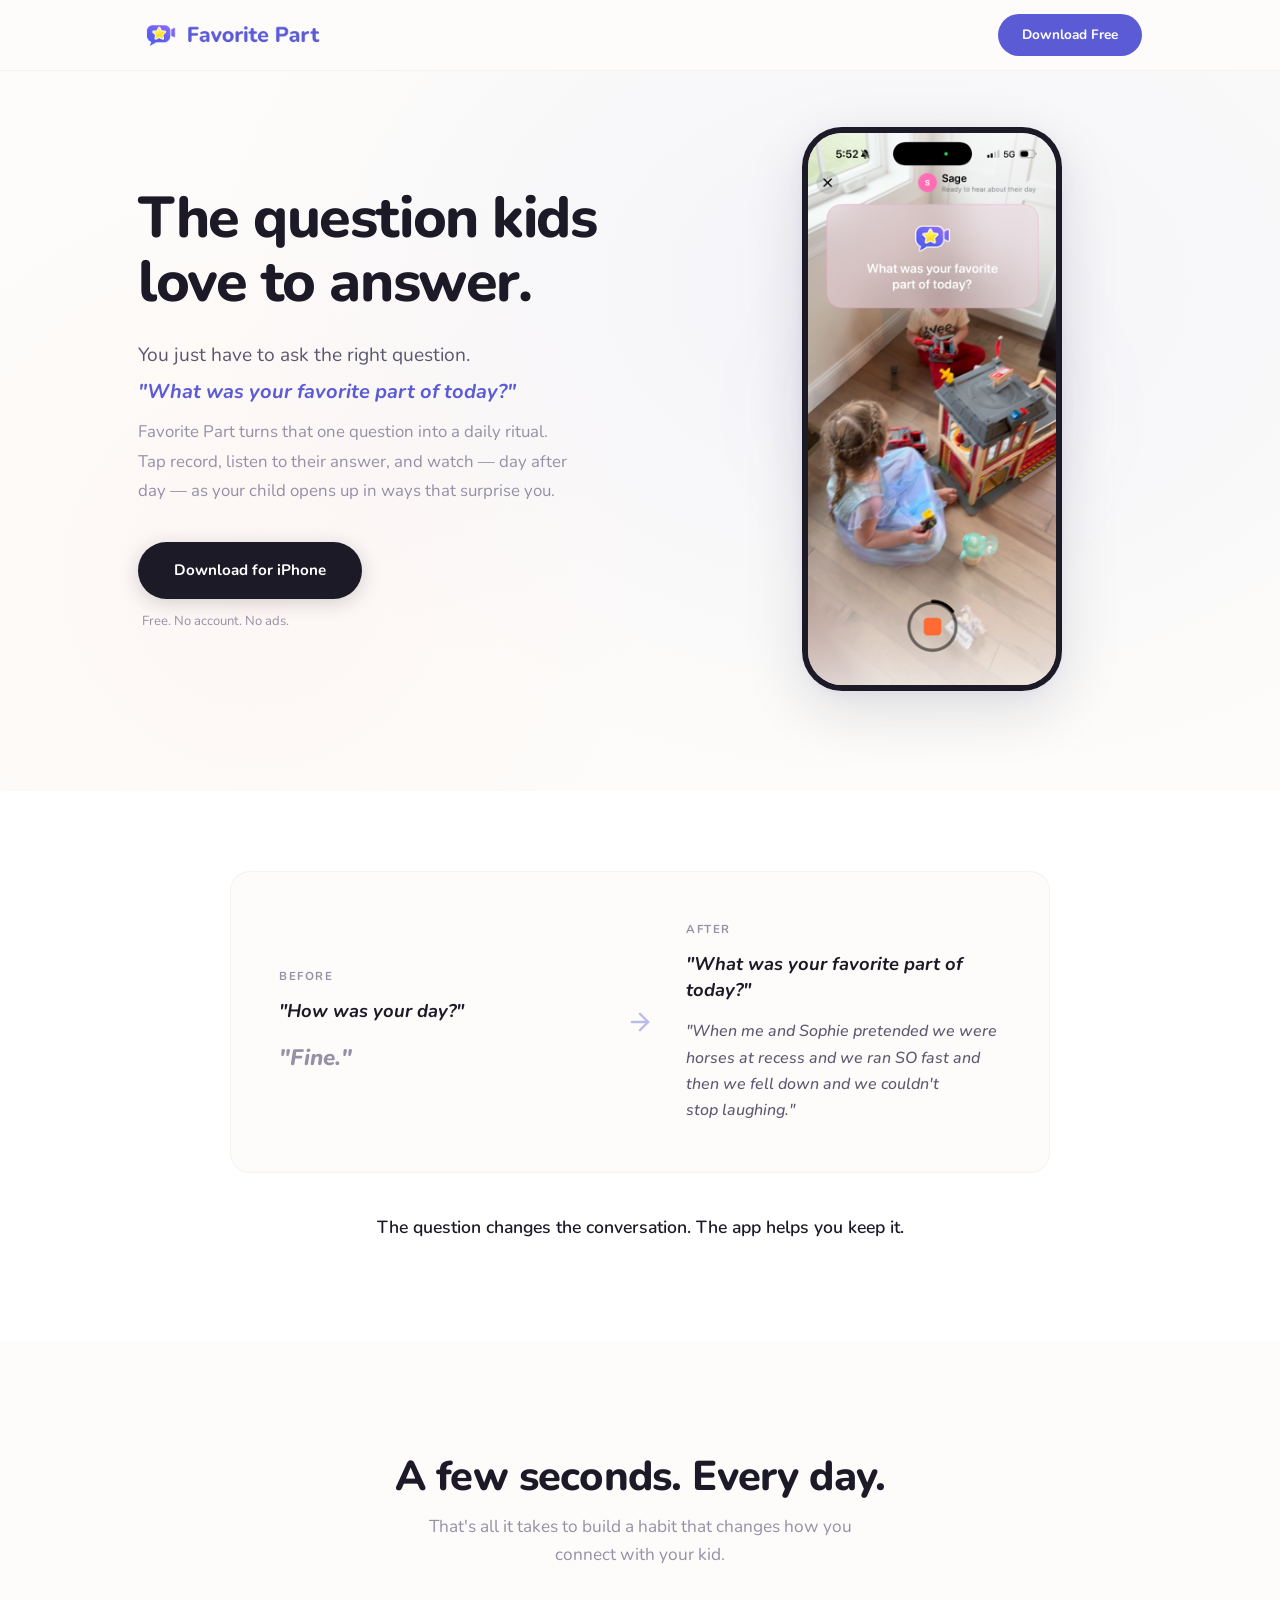
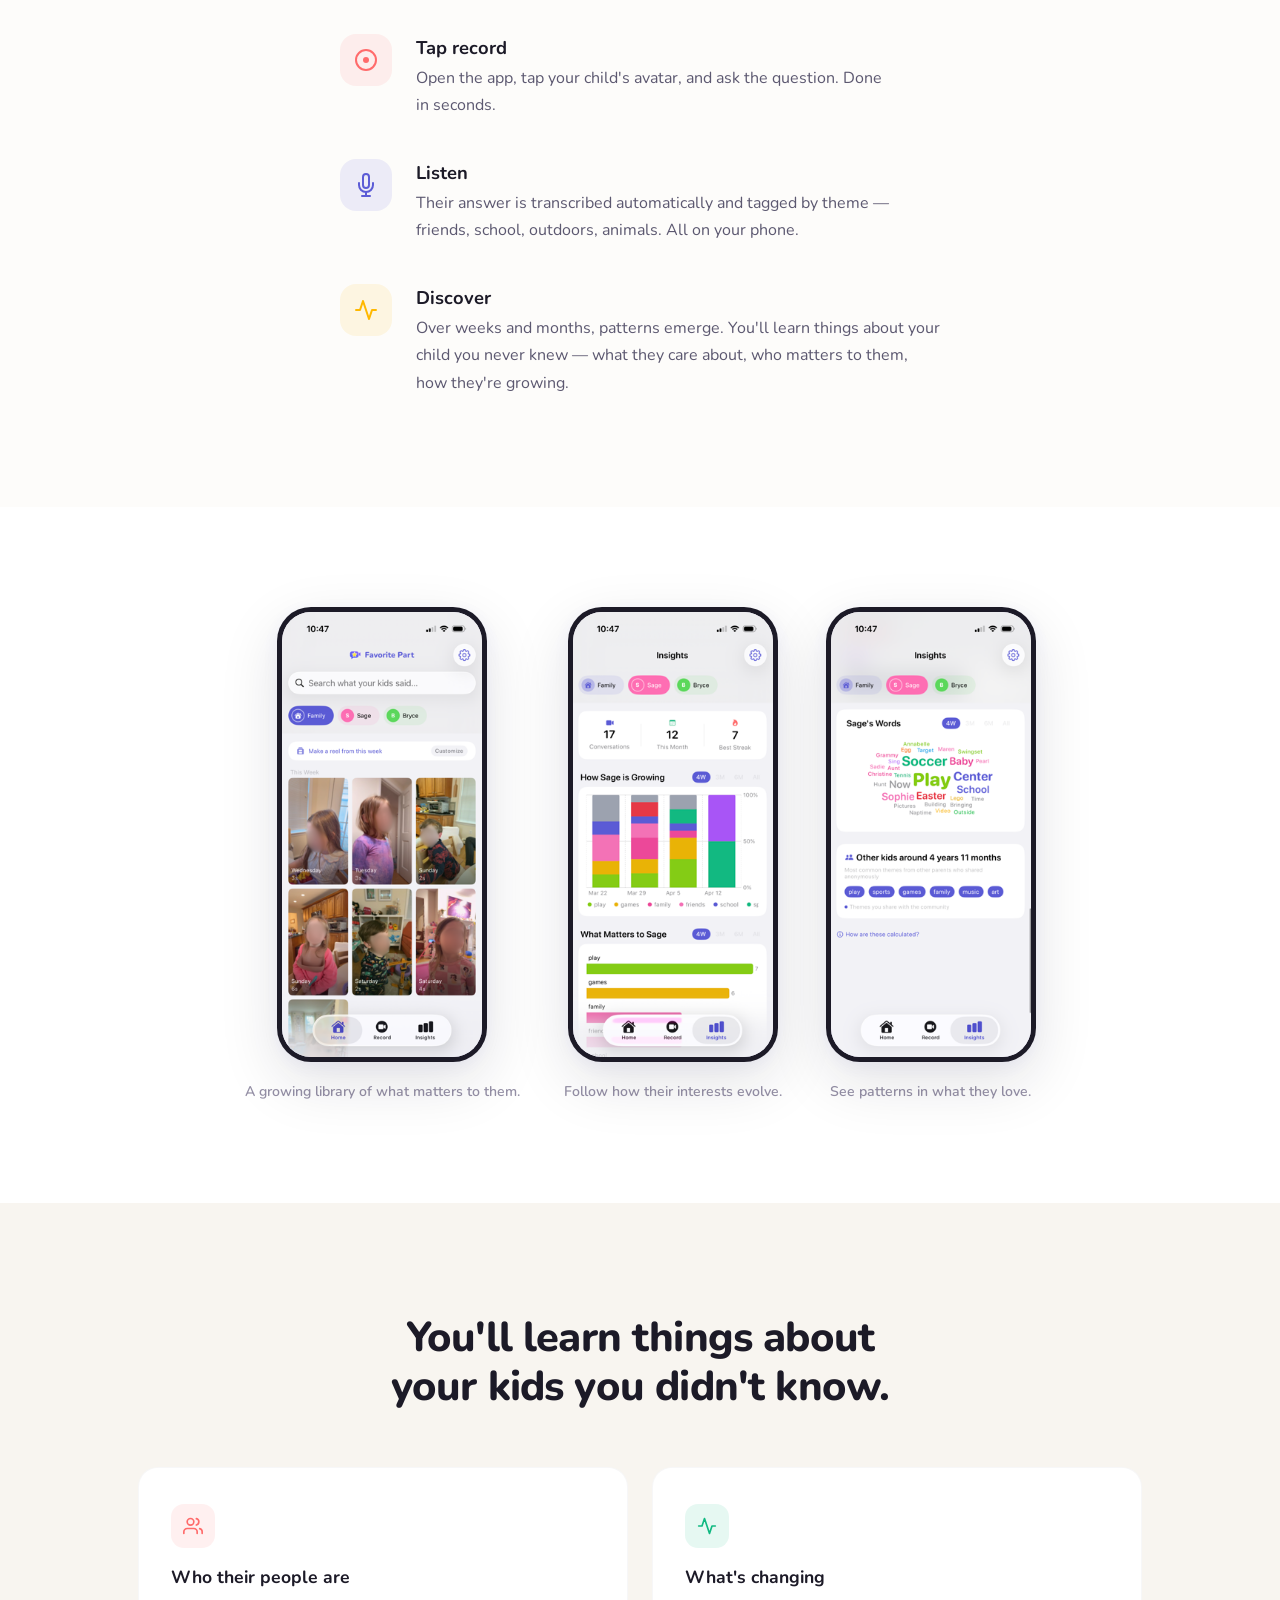
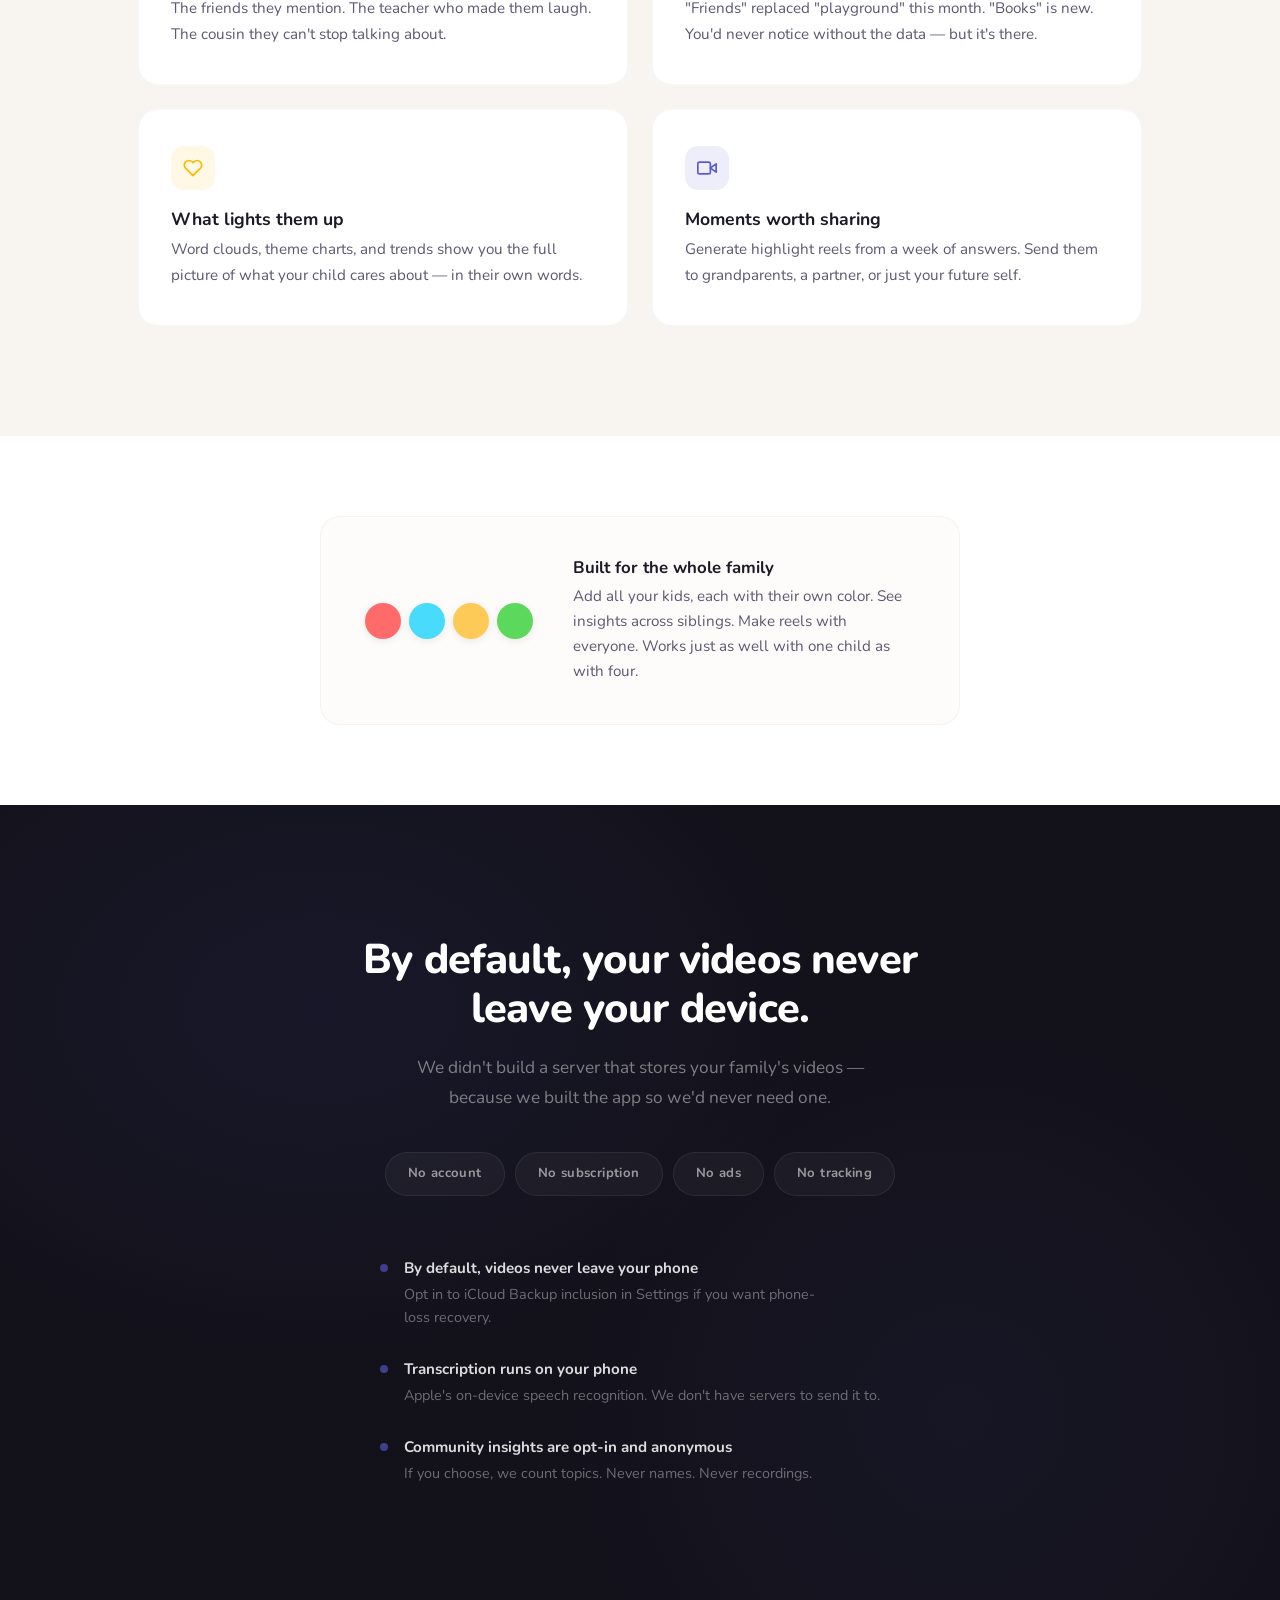
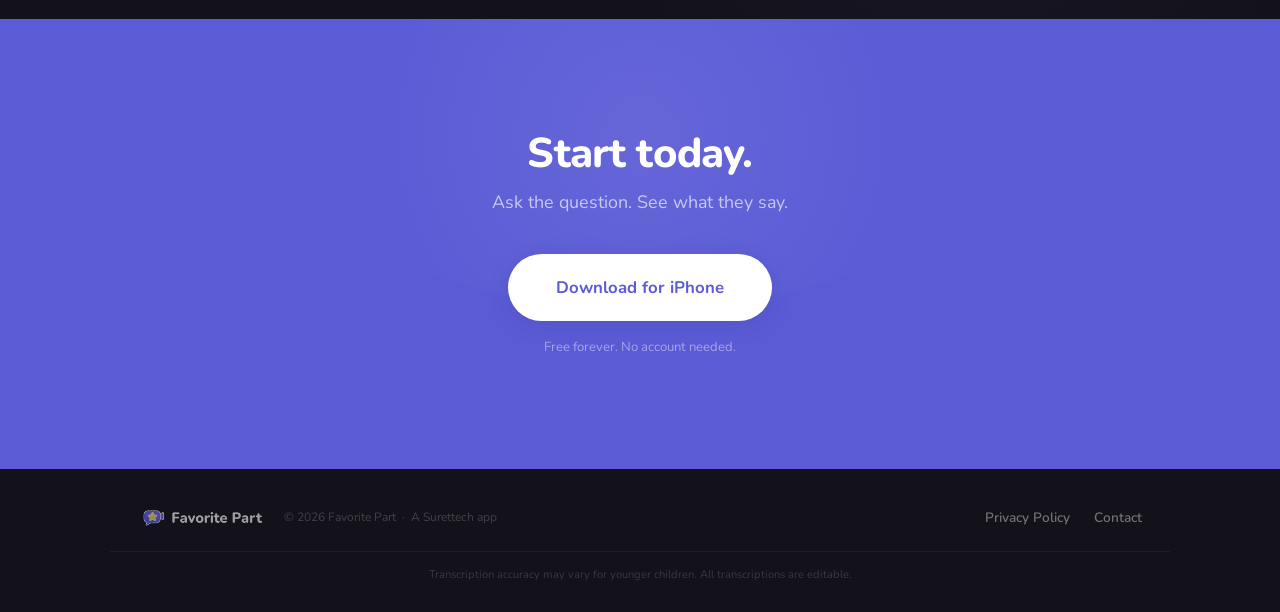
<file: index.html>
<!DOCTYPE html>
<html lang="en">
<head>
    <meta charset="UTF-8" />
    <meta name="viewport" content="width=device-width, initial-scale=1.0" />

    <!-- SEO -->
    <title>Favorite Part — The question kids love to answer.</title>
    <meta name="description" content="Favorite Part is a daily question app that sparks real conversations between parents and kids. Record their answer, see what matters to them, and build a reflection habit that lasts a lifetime." />
    <meta name="keywords" content="daily reflection app for kids, meaningful conversations with kids, kids daily question app, what was your favorite part of today, children reflection habit, family bonding app" />
    <link rel="canonical" href="https://yourfavoritepart.com" />

    <!-- Open Graph -->
    <meta property="og:title" content="Favorite Part — The question kids love to answer." />
    <meta property="og:description" content="One simple question that sparks real conversation between you and your child. Every day." />
    <meta property="og:url" content="https://yourfavoritepart.com" />
    <meta property="og:type" content="website" />

    <link rel="apple-touch-icon" sizes="180x180" href="assets/apple-touch-icon.png" />
    <link rel="icon" type="image/png" sizes="32x32" href="assets/favicon-32x32.png" />
    <link rel="icon" type="image/png" sizes="16x16" href="assets/favicon-16x16.png" />
    <link rel="manifest" href="assets/site.webmanifest" />

    <!-- Fonts — rounded sans to match the app's SF Pro Rounded feel -->
    <link rel="preconnect" href="https://fonts.googleapis.com" />
    <link rel="preconnect" href="https://fonts.gstatic.com" crossorigin />
    <link href="https://fonts.googleapis.com/css2?family=Nunito:ital,wght@0,400;0,500;0,600;0,700;0,800;1,400;1,600&display=swap" rel="stylesheet" />

    <link rel="stylesheet" href="style.css" />
</head>
<body>

    <!-- ===================== NAV ===================== -->
    <nav>
        <div class="nav-inner">
            <a href="/" class="nav-logo">
                <img src="assets/wordmark-indigo.png" alt="Favorite Part" class="nav-wordmark" />
            </a>
            <a href="https://apps.apple.com/us/app/favorite-part/id6762156647" target="_blank" rel="noopener" class="btn btn-nav">Download Free</a>
        </div>
    </nav>

    <!-- ===================== HERO ===================== -->
    <section class="hero">
        <div class="hero-bg"></div>
        <div class="container hero-grid">
            <div class="hero-text reveal">
                <h1>The question kids love to&nbsp;answer.</h1>
                <p class="hero-sub">
                    You just have to ask the right question.<br />
                    <span class="hero-question">"What was your favorite part of&nbsp;today?"</span>
                </p>
                <p class="hero-body">
                    Favorite Part turns that one question into a daily ritual.
                    Tap record, listen to their answer, and watch &mdash; day after day &mdash;
                    as your child opens up in ways that surprise&nbsp;you.
                </p>
                <div class="hero-cta">
                    <a href="https://apps.apple.com/us/app/favorite-part/id6762156647" target="_blank" rel="noopener" class="btn btn-primary">Download for iPhone</a>
                    <span class="hero-note">Free. No account. No&nbsp;ads.</span>
                </div>
            </div>
            <div class="hero-device reveal reveal-delay-1">
                <div class="phone-frame">
                    <div class="phone-screen">
                        <img src="assets/fp-1.png" alt="Favorite Part recording screen" />
                    </div>
                </div>
                <div class="hero-glow"></div>
            </div>
        </div>
    </section>

    <!-- ===================== THE SHIFT ===================== -->
    <section class="shift">
        <div class="container">
            <div class="shift-card reveal">
                <div class="shift-before">
                    <p class="shift-label">Before</p>
                    <p class="shift-quote">"How was your day?"</p>
                    <p class="shift-answer">"Fine."</p>
                </div>
                <div class="shift-arrow">
                    <svg viewBox="0 0 24 24" fill="none" stroke="currentColor" stroke-width="2" stroke-linecap="round" stroke-linejoin="round"><path d="M5 12h14"/><path d="M12 5l7 7-7 7"/></svg>
                </div>
                <div class="shift-after">
                    <p class="shift-label">After</p>
                    <p class="shift-quote">"What was your favorite part of today?"</p>
                    <p class="shift-answer">"When me and Sophie pretended we were horses at recess and we ran SO fast and then we fell down and we couldn't stop&nbsp;laughing."</p>
                </div>
            </div>
            <p class="shift-caption reveal">The question changes the conversation. The app helps you keep&nbsp;it.</p>
        </div>
    </section>

    <!-- ===================== HOW IT WORKS ===================== -->
    <section class="how-it-works">
        <div class="container">
            <div class="section-header reveal">
                <h2>A few seconds. Every&nbsp;day.</h2>
                <p class="section-sub">That's all it takes to build a habit that changes how you connect with your&nbsp;kid.</p>
            </div>
            <div class="steps">
                <div class="step reveal">
                    <div class="step-icon" style="--accent: var(--coral)">
                        <svg viewBox="0 0 24 24" fill="none" stroke="currentColor" stroke-width="2" stroke-linecap="round" stroke-linejoin="round"><circle cx="12" cy="12" r="10"/><circle cx="12" cy="12" r="3" fill="currentColor" stroke="none"/></svg>
                    </div>
                    <div class="step-text">
                        <h3>Tap record</h3>
                        <p>Open the app, tap your child's avatar, and ask the question. Done in&nbsp;seconds.</p>
                    </div>
                </div>
                <div class="step reveal reveal-delay-1">
                    <div class="step-icon" style="--accent: var(--primary)">
                        <svg viewBox="0 0 24 24" fill="none" stroke="currentColor" stroke-width="2" stroke-linecap="round" stroke-linejoin="round"><path d="M12 1a3 3 0 0 0-3 3v8a3 3 0 0 0 6 0V4a3 3 0 0 0-3-3z"/><path d="M19 10v2a7 7 0 0 1-14 0v-2"/><line x1="12" y1="19" x2="12" y2="23"/><line x1="8" y1="23" x2="16" y2="23"/></svg>
                    </div>
                    <div class="step-text">
                        <h3>Listen</h3>
                        <p>Their answer is transcribed automatically and tagged by theme &mdash; friends, school, outdoors, animals. All on your&nbsp;phone.</p>
                    </div>
                </div>
                <div class="step reveal reveal-delay-2">
                    <div class="step-icon" style="--accent: var(--gold)">
                        <svg viewBox="0 0 24 24" fill="none" stroke="currentColor" stroke-width="2" stroke-linecap="round" stroke-linejoin="round"><polyline points="22 12 18 12 15 21 9 3 6 12 2 12"/></svg>
                    </div>
                    <div class="step-text">
                        <h3>Discover</h3>
                        <p>Over weeks and months, patterns emerge. You'll learn things about your child you never knew &mdash; what they care about, who matters to them, how they're&nbsp;growing.</p>
                    </div>
                </div>
            </div>
        </div>
    </section>

    <!-- ===================== SCREENSHOTS ===================== -->
    <section class="screenshots">
        <div class="container">
            <div class="screenshot-row">
                <div class="screenshot-card reveal">
                    <div class="phone-frame phone-sm">
                        <div class="phone-screen">
                            <img src="assets/fp-2-v2.png" alt="A growing library of what matters to them" />
                        </div>
                    </div>
                    <p class="screenshot-label">A growing library of what matters to&nbsp;them.</p>
                </div>
                <div class="screenshot-card reveal reveal-delay-1">
                    <div class="phone-frame phone-sm">
                        <div class="phone-screen">
                            <img src="assets/fp-3.png" alt="Follow how their interests evolve" />
                        </div>
                    </div>
                    <p class="screenshot-label">Follow how their interests&nbsp;evolve.</p>
                </div>
                <div class="screenshot-card reveal reveal-delay-2">
                    <div class="phone-frame phone-sm">
                        <div class="phone-screen">
                            <img src="assets/fp-4.png" alt="See patterns in what they love" />
                        </div>
                    </div>
                    <p class="screenshot-label">See patterns in what they&nbsp;love.</p>
                </div>
            </div>
        </div>
    </section>

    <!-- ===================== WHAT YOU'LL LEARN ===================== -->
    <section class="learn">
        <div class="container">
            <div class="section-header reveal">
                <h2>You'll learn things about your kids you didn't&nbsp;know.</h2>
            </div>
            <div class="learn-grid">
                <div class="learn-card reveal">
                    <div class="learn-icon" style="--accent: var(--coral)">
                        <svg viewBox="0 0 24 24" fill="none" stroke="currentColor" stroke-width="2" stroke-linecap="round" stroke-linejoin="round"><path d="M17 21v-2a4 4 0 0 0-4-4H5a4 4 0 0 0-4 4v2"/><circle cx="9" cy="7" r="4"/><path d="M23 21v-2a4 4 0 0 0-3-3.87"/><path d="M16 3.13a4 4 0 0 1 0 7.75"/></svg>
                    </div>
                    <h3>Who their people are</h3>
                    <p>The friends they mention. The teacher who made them laugh. The cousin they can't stop talking&nbsp;about.</p>
                </div>
                <div class="learn-card reveal reveal-delay-1">
                    <div class="learn-icon" style="--accent: var(--teal)">
                        <svg viewBox="0 0 24 24" fill="none" stroke="currentColor" stroke-width="2" stroke-linecap="round" stroke-linejoin="round"><polyline points="22 12 18 12 15 21 9 3 6 12 2 12"/></svg>
                    </div>
                    <h3>What's changing</h3>
                    <p>"Friends" replaced "playground" this month. "Books" is new. You'd never notice without the data &mdash; but it's&nbsp;there.</p>
                </div>
                <div class="learn-card reveal">
                    <div class="learn-icon" style="--accent: var(--gold)">
                        <svg viewBox="0 0 24 24" fill="none" stroke="currentColor" stroke-width="2" stroke-linecap="round" stroke-linejoin="round"><path d="M20.84 4.61a5.5 5.5 0 0 0-7.78 0L12 5.67l-1.06-1.06a5.5 5.5 0 0 0-7.78 7.78l1.06 1.06L12 21.23l7.78-7.78 1.06-1.06a5.5 5.5 0 0 0 0-7.78z"/></svg>
                    </div>
                    <h3>What lights them up</h3>
                    <p>Word clouds, theme charts, and trends show you the full picture of what your child cares about &mdash; in their own&nbsp;words.</p>
                </div>
                <div class="learn-card reveal reveal-delay-1">
                    <div class="learn-icon" style="--accent: var(--primary)">
                        <svg viewBox="0 0 24 24" fill="none" stroke="currentColor" stroke-width="2" stroke-linecap="round" stroke-linejoin="round"><polygon points="23 7 16 12 23 17 23 7"/><rect x="1" y="5" width="15" height="14" rx="2" ry="2"/></svg>
                    </div>
                    <h3>Moments worth sharing</h3>
                    <p>Generate highlight reels from a week of answers. Send them to grandparents, a partner, or just your future&nbsp;self.</p>
                </div>
            </div>
        </div>
    </section>

    <!-- ===================== FAMILY ===================== -->
    <section class="family">
        <div class="container family-row reveal">
            <div class="family-dots">
                <div class="dot" style="background: #FF6B6B"></div>
                <div class="dot" style="background: #48DBFB"></div>
                <div class="dot" style="background: #FECA57"></div>
                <div class="dot" style="background: #5CD85C"></div>
            </div>
            <div class="family-text">
                <h3>Built for the whole family</h3>
                <p>Add all your kids, each with their own color. See insights across siblings. Make reels with everyone. Works just as well with one child as with&nbsp;four.</p>
            </div>
        </div>
    </section>

    <!-- ===================== PRIVACY ===================== -->
    <section class="privacy">
        <div class="privacy-bg"></div>
        <div class="container privacy-content">
            <div class="privacy-header reveal">
                <h2>By default, your videos never leave your&nbsp;device.</h2>
                <p class="privacy-sub">We didn't build a server that stores your family's videos &mdash; because we built the app so we'd never need&nbsp;one.</p>
            </div>

            <div class="privacy-pills reveal">
                <span class="pill">No account</span>
                <span class="pill">No subscription</span>
                <span class="pill">No ads</span>
                <span class="pill">No tracking</span>
            </div>

            <div class="privacy-details">
                <div class="privacy-detail reveal">
                    <div class="detail-dot"></div>
                    <div>
                        <strong>By default, videos never leave your phone</strong>
                        <p>Opt in to iCloud Backup inclusion in Settings if you want phone-loss&nbsp;recovery.</p>
                    </div>
                </div>
                <div class="privacy-detail reveal reveal-delay-1">
                    <div class="detail-dot"></div>
                    <div>
                        <strong>Transcription runs on your phone</strong>
                        <p>Apple's on-device speech recognition. We don't have servers to send it&nbsp;to.</p>
                    </div>
                </div>
                <div class="privacy-detail reveal reveal-delay-2">
                    <div class="detail-dot"></div>
                    <div>
                        <strong>Community insights are opt-in and anonymous</strong>
                        <p>If you choose, we count topics. Never names. Never&nbsp;recordings.</p>
                    </div>
                </div>
            </div>
        </div>
    </section>

    <!-- ===================== DOWNLOAD ===================== -->
    <section class="download" id="download">
        <div class="container reveal">
            <h2>Start today.</h2>
            <p>Ask the question. See what they&nbsp;say.</p>
            <a href="https://apps.apple.com/us/app/favorite-part/id6762156647" target="_blank" rel="noopener" class="btn btn-primary btn-lg">Download for iPhone</a>
            <span class="download-note">Free forever. No account needed.</span>
        </div>
    </section>

    <!-- ===================== FOOTER ===================== -->
    <footer>
        <div class="container footer-inner">
            <div class="footer-brand">
                <img src="assets/wordmark-light.png" alt="Favorite Part" class="footer-wordmark" />
                <span class="footer-copy">&copy; 2026 Favorite Part &nbsp;·&nbsp; A <a href="https://surettech.com" style="color: inherit; text-decoration: none;">Surettech</a> app</span>
            </div>
            <div class="footer-links">
                <a href="privacy.html">Privacy Policy</a>
                <a href="mailto:hello@yourfavoritepart.com">Contact</a>
            </div>
        </div>
        <div class="container">
            <p class="footer-fine">Transcription accuracy may vary for younger children. All transcriptions are&nbsp;editable.</p>
        </div>
    </footer>

    <!-- ===================== SCROLL REVEAL ===================== -->
    <script>
        document.addEventListener('DOMContentLoaded', () => {
            const reveals = document.querySelectorAll('.reveal');
            const observer = new IntersectionObserver((entries) => {
                entries.forEach(entry => {
                    if (entry.isIntersecting) {
                        entry.target.classList.add('revealed');
                        observer.unobserve(entry.target);
                    }
                });
            }, { threshold: 0.12, rootMargin: '0px 0px -30px 0px' });
            reveals.forEach(el => observer.observe(el));
        });
    </script>

</body>
</html>
</file>
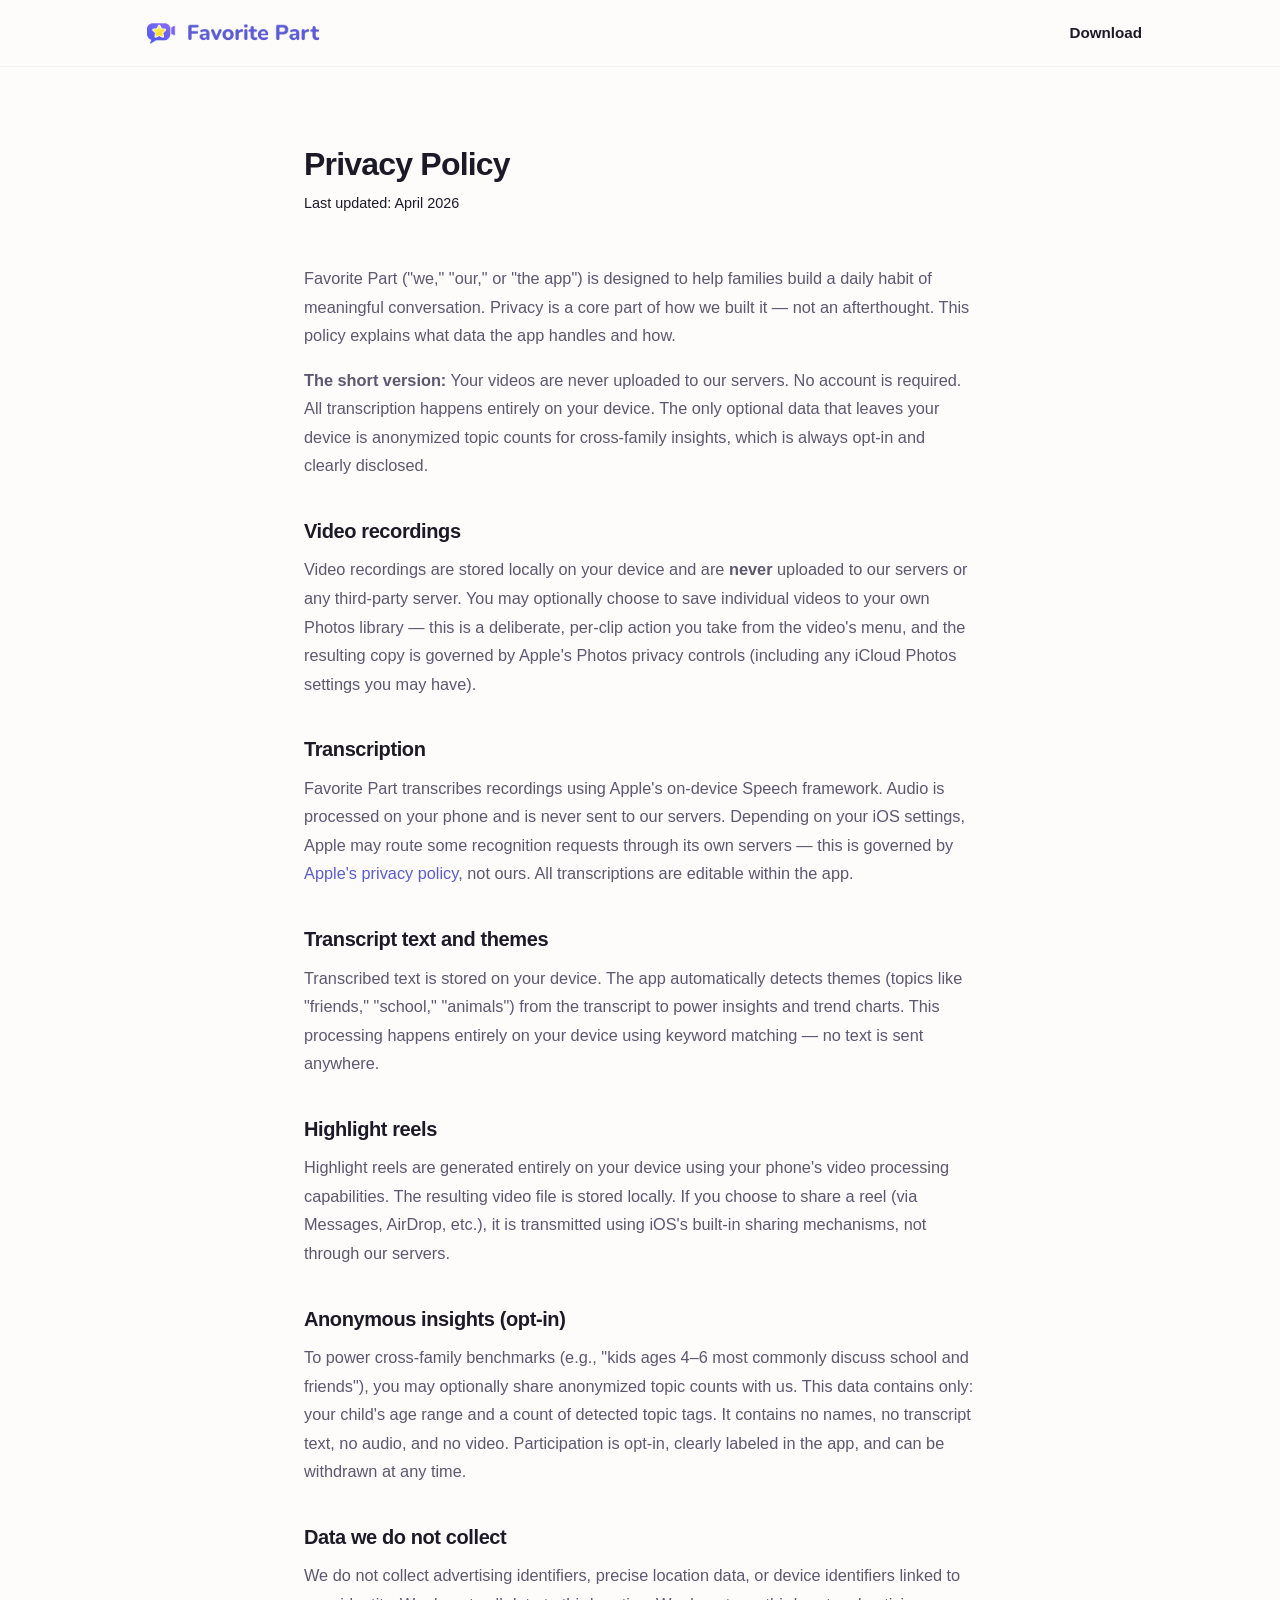
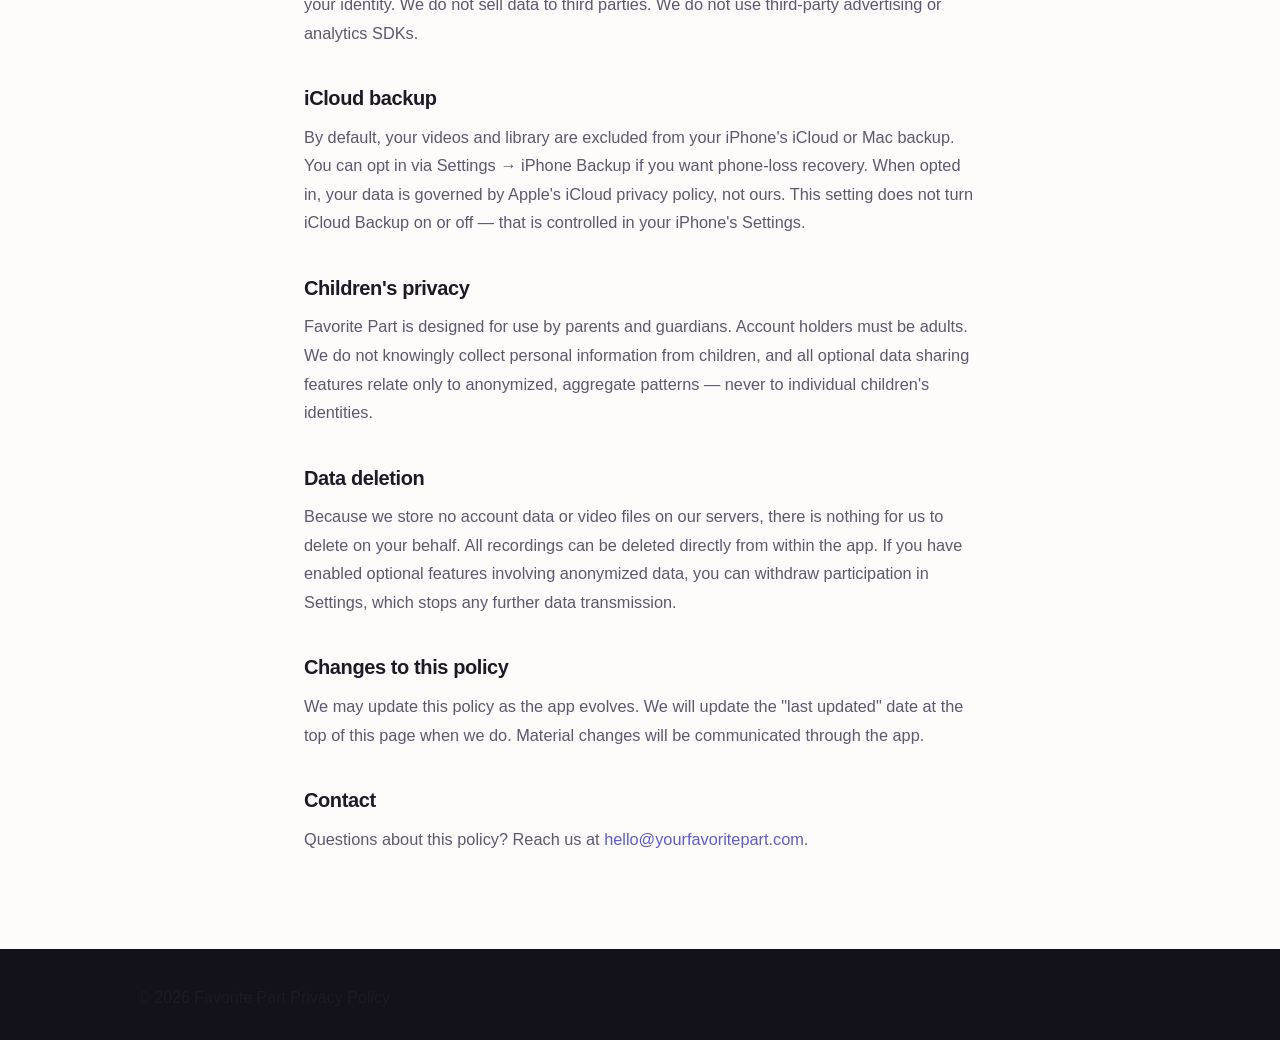
<file: privacy.html>
<!DOCTYPE html>
<html lang="en">
<head>
    <meta charset="UTF-8" />
    <meta name="viewport" content="width=device-width, initial-scale=1.0" />
    <title>Privacy Policy — Favorite Part</title>
    <meta name="robots" content="noindex" />
    <link rel="apple-touch-icon" sizes="180x180" href="assets/apple-touch-icon.png" />
    <link rel="icon" type="image/png" sizes="32x32" href="assets/favicon-32x32.png" />
    <link rel="icon" type="image/png" sizes="16x16" href="assets/favicon-16x16.png" />
    <link rel="manifest" href="assets/site.webmanifest" />
    <link rel="stylesheet" href="style.css" />
    <style>
        .privacy-page { max-width: 720px; margin: 0 auto; padding: 80px 24px; }
        .privacy-page h1 { font-size: 2rem; margin-bottom: 8px; }
        .privacy-page .updated { color: var(--text-secondary); font-size: 0.9rem; margin-bottom: 48px; }
        .privacy-page h2 { font-size: 1.25rem; margin: 40px 0 12px; }
        .privacy-page p { margin-bottom: 16px; line-height: 1.75; }
        .privacy-page a { color: var(--primary); }
    </style>
</head>
<body>

    <nav>
        <div class="nav-inner">
            <a href="/">
                <img src="assets/wordmark-indigo.png" alt="Favorite Part" class="nav-wordmark" />
            </a>
            <a href="#download" class="btn btn-small">Download</a>
        </div>
    </nav>

    <div class="privacy-page">
        <h1>Privacy Policy</h1>
        <p class="updated">Last updated: April 2026</p>

        <p>Favorite Part ("we," "our," or "the app") is designed to help families build a daily habit of meaningful conversation. Privacy is a core part of how we built it — not an afterthought. This policy explains what data the app handles and how.</p>

        <p><strong>The short version:</strong> Your videos are never uploaded to our servers. No account is required. All transcription happens entirely on your device. The only optional data that leaves your device is anonymized topic counts for cross-family insights, which is always opt-in and clearly disclosed.</p>

        <h2>Video recordings</h2>
        <p>Video recordings are stored locally on your device and are <strong>never</strong> uploaded to our servers or any third-party server. You may optionally choose to save individual videos to your own Photos library — this is a deliberate, per-clip action you take from the video's menu, and the resulting copy is governed by Apple's Photos privacy controls (including any iCloud Photos settings you may have).</p>

        <h2>Transcription</h2>
        <p>Favorite Part transcribes recordings using Apple's on-device Speech framework. Audio is processed on your phone and is never sent to our servers. Depending on your iOS settings, Apple may route some recognition requests through its own servers — this is governed by <a href="https://www.apple.com/legal/privacy/" target="_blank" rel="noopener">Apple's privacy policy</a>, not ours. All transcriptions are editable within the app.</p>

        <h2>Transcript text and themes</h2>
        <p>Transcribed text is stored on your device. The app automatically detects themes (topics like "friends," "school," "animals") from the transcript to power insights and trend charts. This processing happens entirely on your device using keyword matching — no text is sent anywhere.</p>

        <h2>Highlight reels</h2>
        <p>Highlight reels are generated entirely on your device using your phone's video processing capabilities. The resulting video file is stored locally. If you choose to share a reel (via Messages, AirDrop, etc.), it is transmitted using iOS's built-in sharing mechanisms, not through our servers.</p>

        <h2>Anonymous insights (opt-in)</h2>
        <p>To power cross-family benchmarks (e.g., "kids ages 4–6 most commonly discuss school and friends"), you may optionally share anonymized topic counts with us. This data contains only: your child's age range and a count of detected topic tags. It contains no names, no transcript text, no audio, and no video. Participation is opt-in, clearly labeled in the app, and can be withdrawn at any time.</p>

        <h2>Data we do not collect</h2>
        <p>We do not collect advertising identifiers, precise location data, or device identifiers linked to your identity. We do not sell data to third parties. We do not use third-party advertising or analytics SDKs.</p>

        <h2>iCloud backup</h2>
        <p>By default, your videos and library are excluded from your iPhone's iCloud or Mac backup. You can opt in via Settings → iPhone Backup if you want phone-loss recovery. When opted in, your data is governed by Apple's iCloud privacy policy, not ours. This setting does not turn iCloud Backup on or off — that is controlled in your iPhone's Settings.</p>

        <h2>Children's privacy</h2>
        <p>Favorite Part is designed for use by parents and guardians. Account holders must be adults. We do not knowingly collect personal information from children, and all optional data sharing features relate only to anonymized, aggregate patterns — never to individual children's identities.</p>

        <h2>Data deletion</h2>
        <p>Because we store no account data or video files on our servers, there is nothing for us to delete on your behalf. All recordings can be deleted directly from within the app. If you have enabled optional features involving anonymized data, you can withdraw participation in Settings, which stops any further data transmission.</p>

        <h2>Changes to this policy</h2>
        <p>We may update this policy as the app evolves. We will update the "last updated" date at the top of this page when we do. Material changes will be communicated through the app.</p>

        <h2>Contact</h2>
        <p>Questions about this policy? Reach us at <a href="mailto:hello@yourfavoritepart.com">hello@yourfavoritepart.com</a>.</p>
    </div>

    <footer>
        <div class="container">
            <span>© 2026 Favorite Part</span>
            <a href="privacy.html">Privacy Policy</a>
        </div>
    </footer>

</body>
</html>
</file>
<file: style.css>
/* =============================================
   FAVORITE PART — Marketing Site
   Aesthetic: Warm, rounded, playful-but-premium
   Matches the app's SF Pro Rounded / indigo / cream feel
   ============================================= */

:root {
    --primary:       #5B5BD6;
    --primary-soft:  rgba(91, 91, 214, 0.07);
    --primary-glow:  rgba(91, 91, 214, 0.12);
    --coral:         #FF6B6B;
    --teal:          #10B981;
    --gold:          #FFB800;
    --action:        #FF6B35;

    --cream:         #FDFCFA;
    --cream-warm:    #F8F5F0;
    --white:         #FFFFFF;
    --ink:           #1C1A27;
    --ink-soft:      #5C5870;
    --ink-muted:     #9590A6;
    --dark:          #13121B;
    --dark-card:     rgba(255, 255, 255, 0.04);
    --dark-border:   rgba(255, 255, 255, 0.07);

    --font:          'Nunito', -apple-system, BlinkMacSystemFont, 'SF Pro Rounded', sans-serif;
    --radius:        20px;
    --radius-sm:     12px;
    --radius-pill:   100px;
    --shadow-soft:   0 2px 24px rgba(28, 26, 39, 0.05);
    --shadow-phone:  0 20px 60px rgba(28, 26, 39, 0.12),
                     0 4px 16px rgba(91, 91, 214, 0.06);
}

/* --- Reset --- */
*, *::before, *::after { box-sizing: border-box; margin: 0; padding: 0; }
html { scroll-behavior: smooth; }
body {
    font-family: var(--font);
    background: var(--cream);
    color: var(--ink);
    line-height: 1.65;
    -webkit-font-smoothing: antialiased;
    overflow-x: hidden;
}
img { max-width: 100%; display: block; }
a { color: inherit; text-decoration: none; }

/* --- Layout --- */
.container { max-width: 1060px; margin: 0 auto; padding: 0 28px; }
section { padding: 110px 0; }

/* --- Typography --- */
h1 {
    font-size: clamp(2.4rem, 5.5vw, 3.6rem);
    font-weight: 800;
    line-height: 1.12;
    letter-spacing: -0.025em;
}

h2 {
    font-size: clamp(1.8rem, 4vw, 2.6rem);
    font-weight: 800;
    line-height: 1.18;
    letter-spacing: -0.02em;
}

h3 {
    font-size: 1.1rem;
    font-weight: 700;
    line-height: 1.35;
    margin-bottom: 6px;
}

p { color: var(--ink-soft); font-size: 1.02rem; }

.section-header { text-align: center; margin-bottom: 64px; }
.section-header h2 { margin-bottom: 12px; }
.section-sub { font-size: 1.08rem; color: var(--ink-muted); max-width: 480px; margin: 0 auto; }

/* --- Buttons --- */
.btn {
    display: inline-flex;
    align-items: center;
    justify-content: center;
    border-radius: var(--radius-pill);
    font-family: var(--font);
    font-weight: 700;
    font-size: 0.95rem;
    cursor: pointer;
    transition: all 0.25s cubic-bezier(0.25, 0.46, 0.45, 0.94);
    border: none;
}

.btn-primary {
    background: var(--ink);
    color: var(--white);
    padding: 16px 36px;
    box-shadow: 0 4px 20px rgba(28, 26, 39, 0.18);
}
.btn-primary:hover { transform: translateY(-2px); box-shadow: 0 8px 32px rgba(28, 26, 39, 0.22); }
.btn-primary:active { transform: translateY(0); }

.btn-lg { padding: 20px 48px; font-size: 1.05rem; }

.btn-nav {
    background: var(--primary);
    color: var(--white);
    padding: 10px 24px;
    font-size: 0.85rem;
    border-radius: var(--radius-pill);
}
.btn-nav:hover { opacity: 0.9; transform: translateY(-1px); }

/* --- Nav --- */
nav {
    position: sticky;
    top: 0;
    z-index: 100;
    background: rgba(253, 252, 250, 0.9);
    backdrop-filter: blur(20px);
    -webkit-backdrop-filter: blur(20px);
    border-bottom: 1px solid rgba(28, 26, 39, 0.04);
}

.nav-inner {
    max-width: 1060px;
    margin: 0 auto;
    padding: 14px 28px;
    display: flex;
    align-items: center;
    justify-content: space-between;
}

.nav-wordmark { height: 38px; width: auto; }

/* =============================================
   HERO
   ============================================= */

.hero {
    padding: 56px 0 100px;
    position: relative;
    overflow: hidden;
}

.hero-bg {
    position: absolute;
    inset: 0;
    background:
        radial-gradient(ellipse 700px 500px at 70% 30%, rgba(91, 91, 214, 0.06) 0%, transparent 100%),
        radial-gradient(ellipse 400px 400px at 20% 70%, rgba(255, 107, 107, 0.04) 0%, transparent 100%);
    pointer-events: none;
}

.hero-grid {
    display: grid;
    grid-template-columns: 1.1fr 0.9fr;
    gap: 72px;
    align-items: center;
    position: relative;
}

.hero-text { max-width: 520px; }
.hero-text h1 { margin-bottom: 24px; }

.hero-sub {
    font-size: 1.2rem;
    line-height: 1.7;
    color: var(--ink-soft);
    margin-bottom: 8px;
}

.hero-question {
    display: inline-block;
    font-weight: 700;
    font-style: italic;
    color: var(--primary);
    font-size: 1.25rem;
    margin-top: 4px;
}

.hero-body {
    font-size: 1.05rem;
    line-height: 1.75;
    color: var(--ink-muted);
    margin-bottom: 36px;
    max-width: 440px;
}

.hero-cta { display: flex; flex-direction: column; align-items: flex-start; gap: 12px; }
.hero-note { font-size: 0.82rem; color: var(--ink-muted); padding-left: 4px; }

.hero-device {
    display: flex;
    justify-content: center;
    position: relative;
}

.hero-glow {
    position: absolute;
    top: 50%; left: 50%;
    width: 320px; height: 320px;
    transform: translate(-50%, -50%);
    border-radius: 50%;
    background: radial-gradient(circle, var(--primary-glow) 0%, transparent 70%);
    z-index: 0;
    filter: blur(50px);
}

/* --- Phone frames --- */
.phone-frame {
    width: 260px;
    aspect-ratio: 9 / 19.5;
    background: #1C1A27;
    border-radius: 40px;
    box-shadow: var(--shadow-phone);
    overflow: hidden;
    position: relative;
    z-index: 1;
    padding: 6px;
}

.phone-sm { width: 210px; border-radius: 34px; padding: 5px; }

.phone-screen {
    width: 100%;
    height: 100%;
    background: linear-gradient(155deg, #EFEDF8 0%, #E2DFF4 50%, #D8D5EE 100%);
    border-radius: 34px;
    display: flex;
    align-items: center;
    justify-content: center;
}

.phone-sm .phone-screen { border-radius: 29px; }

.phone-screen span {
    font-size: 0.75rem;
    font-weight: 700;
    color: var(--primary);
    opacity: 0.3;
    text-transform: uppercase;
    letter-spacing: 0.14em;
}

/* Real screenshots fill the screen and inherit the screen's rounded corners. */
.phone-screen img {
    width: 100%;
    height: 100%;
    object-fit: cover;
    border-radius: inherit;
    display: block;
}

/* =============================================
   THE SHIFT — before/after the question
   ============================================= */

.shift {
    padding: 80px 0 100px;
    background: var(--white);
}

.shift-card {
    display: grid;
    grid-template-columns: 1fr auto 1fr;
    gap: 32px;
    align-items: center;
    max-width: 820px;
    margin: 0 auto 40px;
    padding: 48px;
    background: var(--cream);
    border-radius: var(--radius);
    border: 1px solid rgba(28, 26, 39, 0.04);
}

.shift-label {
    font-size: 0.72rem;
    font-weight: 700;
    letter-spacing: 0.14em;
    text-transform: uppercase;
    color: var(--ink-muted);
    margin-bottom: 12px;
}

.shift-quote {
    font-size: 1.15rem;
    font-weight: 700;
    font-style: italic;
    color: var(--ink);
    margin-bottom: 16px;
    line-height: 1.4;
}

.shift-before .shift-answer {
    font-size: 1.4rem;
    font-weight: 800;
    color: var(--ink-muted);
    font-style: italic;
}

.shift-after .shift-answer {
    font-size: 1rem;
    font-weight: 500;
    color: var(--ink-soft);
    line-height: 1.65;
    font-style: italic;
}

.shift-arrow {
    display: flex;
    align-items: center;
    justify-content: center;
}

.shift-arrow svg {
    width: 28px;
    height: 28px;
    color: var(--primary);
    opacity: 0.4;
}

.shift-caption {
    text-align: center;
    font-size: 1.1rem;
    font-weight: 600;
    color: var(--ink);
}

/* =============================================
   HOW IT WORKS
   ============================================= */

.how-it-works { background: var(--cream); }

.steps {
    max-width: 600px;
    margin: 0 auto;
    display: flex;
    flex-direction: column;
    gap: 40px;
}

.step {
    display: flex;
    gap: 24px;
    align-items: flex-start;
}

.step-icon {
    width: 52px;
    height: 52px;
    border-radius: 16px;
    background: color-mix(in srgb, var(--accent) 10%, transparent);
    display: flex;
    align-items: center;
    justify-content: center;
    flex-shrink: 0;
}

.step-icon svg {
    width: 24px;
    height: 24px;
    color: var(--accent);
}

.step-text { padding-top: 2px; }
.step-text h3 { font-size: 1.15rem; margin-bottom: 4px; }
.step-text p { font-size: 1rem; line-height: 1.7; }

/* =============================================
   SCREENSHOTS
   ============================================= */

.screenshots {
    background: var(--white);
    padding: 100px 0;
}

.screenshot-row {
    display: flex;
    justify-content: center;
    gap: 44px;
    flex-wrap: wrap;
}

.screenshot-card {
    display: flex;
    flex-direction: column;
    align-items: center;
    gap: 18px;
}

.screenshot-label {
    font-size: 0.88rem;
    font-weight: 600;
    color: var(--ink-muted);
    text-align: center;
}

/* =============================================
   WHAT YOU'LL LEARN
   ============================================= */

.learn { background: var(--cream-warm); }
.learn .section-header { margin-bottom: 56px; }
.learn .section-header h2 { max-width: 540px; margin: 0 auto; }

.learn-grid {
    display: grid;
    grid-template-columns: repeat(2, 1fr);
    gap: 24px;
}

.learn-card {
    background: var(--white);
    border-radius: var(--radius);
    padding: 36px 32px;
    border: 1px solid rgba(28, 26, 39, 0.03);
    transition: box-shadow 0.3s, transform 0.3s;
}
.learn-card:hover {
    box-shadow: var(--shadow-soft);
    transform: translateY(-2px);
}

.learn-icon {
    width: 44px;
    height: 44px;
    border-radius: 13px;
    background: color-mix(in srgb, var(--accent) 10%, transparent);
    display: flex;
    align-items: center;
    justify-content: center;
    margin-bottom: 18px;
}

.learn-icon svg {
    width: 20px;
    height: 20px;
    color: var(--accent);
}

.learn-card p { font-size: 0.95rem; line-height: 1.7; }

/* =============================================
   FAMILY
   ============================================= */

.family {
    background: var(--white);
    padding: 80px 0;
}

.family-row {
    display: flex;
    align-items: center;
    gap: 40px;
    max-width: 640px;
    margin: 0 auto;
    padding: 40px 44px;
    background: var(--cream);
    border-radius: var(--radius);
    border: 1px solid rgba(28, 26, 39, 0.04);
}

.family-dots {
    display: flex;
    gap: 8px;
    flex-shrink: 0;
}

.dot {
    width: 36px;
    height: 36px;
    border-radius: 50%;
    box-shadow: 0 2px 8px rgba(0,0,0,0.08);
}

.family-text h3 { font-size: 1.05rem; margin-bottom: 4px; }
.family-text p { font-size: 0.95rem; line-height: 1.65; }

/* =============================================
   PRIVACY
   ============================================= */

.privacy {
    background: var(--dark);
    position: relative;
    overflow: hidden;
    padding: 130px 0;
}

.privacy-bg {
    position: absolute;
    inset: 0;
    background:
        radial-gradient(ellipse 500px 350px at 25% 25%, rgba(91, 91, 214, 0.08) 0%, transparent 100%),
        radial-gradient(ellipse 400px 400px at 75% 75%, rgba(91, 91, 214, 0.05) 0%, transparent 100%);
    pointer-events: none;
}

.privacy-content { position: relative; z-index: 1; }

.privacy-header { text-align: center; margin-bottom: 40px; }

.privacy-header h2 {
    color: var(--white);
    max-width: 580px;
    margin: 0 auto 20px;
}

.privacy-sub {
    color: rgba(255, 255, 255, 0.45);
    font-size: 1.08rem;
    line-height: 1.7;
    max-width: 480px;
    margin: 0 auto;
}

.privacy-pills {
    display: flex;
    flex-wrap: wrap;
    justify-content: center;
    gap: 10px;
    margin-bottom: 56px;
}

.pill {
    background: var(--dark-card);
    border: 1px solid var(--dark-border);
    color: rgba(255, 255, 255, 0.55);
    border-radius: var(--radius-pill);
    padding: 10px 22px;
    font-size: 0.82rem;
    font-weight: 700;
    letter-spacing: 0.03em;
}

.privacy-details {
    max-width: 520px;
    margin: 0 auto;
    display: flex;
    flex-direction: column;
    gap: 20px;
}

.privacy-detail {
    display: flex;
    align-items: flex-start;
    gap: 16px;
    padding: 4px 0;
}

.detail-dot {
    width: 8px;
    height: 8px;
    border-radius: 50%;
    background: var(--primary);
    margin-top: 8px;
    flex-shrink: 0;
    opacity: 0.6;
}

.privacy-detail strong {
    display: block;
    color: rgba(255, 255, 255, 0.85);
    font-size: 0.95rem;
    font-weight: 700;
    margin-bottom: 2px;
}

.privacy-detail p {
    color: rgba(255, 255, 255, 0.38);
    font-size: 0.9rem;
    line-height: 1.6;
    margin: 0;
}

/* =============================================
   DOWNLOAD CTA
   ============================================= */

.download {
    background: var(--primary);
    text-align: center;
    padding: 110px 0;
    position: relative;
    overflow: hidden;
}

.download::before {
    content: '';
    position: absolute;
    top: -60px; left: 50%;
    transform: translateX(-50%);
    width: 700px; height: 350px;
    border-radius: 50%;
    background: radial-gradient(circle, rgba(255,255,255,0.07) 0%, transparent 70%);
    pointer-events: none;
}

.download h2 { color: var(--white); margin-bottom: 10px; position: relative; }
.download p { color: rgba(255,255,255,0.65); font-size: 1.12rem; margin-bottom: 36px; position: relative; }

.download .btn-primary {
    background: var(--white);
    color: var(--primary);
    box-shadow: 0 4px 24px rgba(0,0,0,0.08);
    position: relative;
}
.download .btn-primary:hover { box-shadow: 0 8px 40px rgba(0,0,0,0.12); }

.download-note {
    display: block;
    margin-top: 16px;
    font-size: 0.82rem;
    color: rgba(255,255,255,0.45);
    position: relative;
}

/* =============================================
   FOOTER
   ============================================= */

footer {
    background: var(--dark);
    padding: 36px 0 28px;
}

.footer-inner {
    display: flex;
    align-items: center;
    justify-content: space-between;
    padding-bottom: 20px;
    border-bottom: 1px solid rgba(255,255,255,0.05);
    margin-bottom: 14px;
}

.footer-brand { display: flex; align-items: center; gap: 16px; }
.footer-wordmark { height: 26px; width: auto; opacity: 0.6; }
.footer-copy { font-size: 0.75rem; color: rgba(255,255,255,0.2); }
.footer-links { display: flex; gap: 24px; }
.footer-links a {
    color: rgba(255,255,255,0.4);
    font-size: 0.85rem;
    font-weight: 600;
    transition: color 0.2s;
}
.footer-links a:hover { color: var(--white); }
.footer-fine { font-size: 0.7rem; color: rgba(255,255,255,0.16); text-align: center; }

/* =============================================
   SCROLL REVEAL
   ============================================= */

.reveal {
    opacity: 0;
    transform: translateY(24px);
    transition: opacity 0.65s cubic-bezier(0.25, 0.46, 0.45, 0.94),
                transform 0.65s cubic-bezier(0.25, 0.46, 0.45, 0.94);
}
.reveal.revealed { opacity: 1; transform: translateY(0); }
.reveal-delay-1 { transition-delay: 0.1s; }
.reveal-delay-2 { transition-delay: 0.2s; }

/* =============================================
   RESPONSIVE
   ============================================= */

@media (max-width: 900px) {
    .learn-grid { grid-template-columns: 1fr; }
}

@media (max-width: 768px) {
    section { padding: 72px 0; }
    .container { padding: 0 20px; }

    /* Hero */
    .hero { padding: 32px 0 64px; }
    .hero-grid { grid-template-columns: 1fr; gap: 48px; text-align: center; }
    .hero-text { max-width: 100%; }
    .hero-sub, .hero-body { margin-left: auto; margin-right: auto; max-width: 100%; }
    .hero-cta { align-items: center; }
    .hero-device { order: -1; }
    .phone-frame { width: 200px; border-radius: 32px; }
    .phone-screen { border-radius: 27px; }
    .hero-glow { width: 240px; height: 240px; }

    /* Shift */
    .shift-card {
        grid-template-columns: 1fr;
        gap: 24px;
        padding: 32px 28px;
        text-align: center;
    }
    .shift-arrow { transform: rotate(90deg); }
    .shift-arrow svg { width: 24px; height: 24px; }

    /* Screenshots */
    .screenshot-row { gap: 24px; }
    .phone-sm { width: 150px; border-radius: 26px; }
    .phone-sm .phone-screen { border-radius: 22px; }

    /* Family */
    .family-row { flex-direction: column; text-align: center; padding: 32px 24px; }
    .family-dots { justify-content: center; }

    /* Privacy */
    .privacy { padding: 80px 0; }
    .privacy-pills { gap: 8px; }
    .pill { padding: 8px 16px; font-size: 0.78rem; }

    /* Download */
    .download { padding: 72px 0; }

    /* Footer */
    .footer-inner { flex-direction: column; gap: 16px; text-align: center; }
    .footer-brand { flex-direction: column; gap: 6px; }
}

@media (max-width: 480px) {
    h1 { font-size: 2rem; }
    h2 { font-size: 1.6rem; }
    .phone-frame { width: 170px; }
    .phone-sm { width: 130px; }
    .btn-lg { padding: 16px 36px; font-size: 1rem; }
    .shift-card { padding: 24px 20px; }
}
</file>
